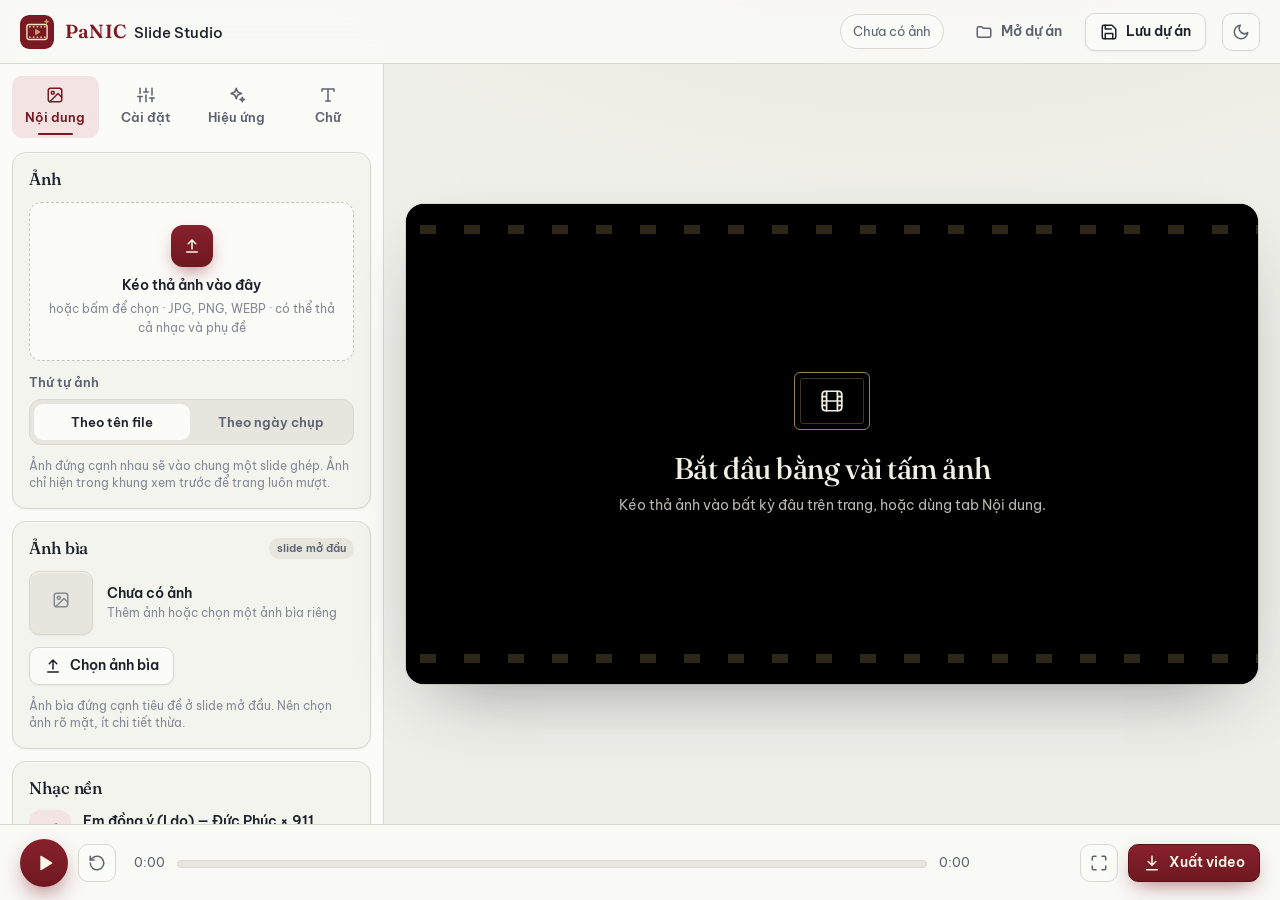
<file: index.html>
<!doctype html>
<html lang="vi" data-theme="dark">
<head>
<meta charset="utf-8">
<meta name="viewport" content="width=device-width, initial-scale=1">
<title>PaNIC Slide Studio — Slideshow ảnh có hiệu ứng</title>
<meta name="description" content="Tạo slideshow ảnh cưới, sinh nhật, kỷ niệm với chuyển cảnh điện ảnh, slide ghép ảnh, nhạc nền và phụ đề karaoke. Xuất video MP4 ngay trên trình duyệt, ảnh không rời khỏi máy bạn.">
<meta name="theme-color" content="#efefe9" media="(prefers-color-scheme: light)">
<meta name="theme-color" content="#14161c" media="(prefers-color-scheme: dark)">
<link rel="icon" href="assets/img/favicon.svg" type="image/svg+xml"><link rel="apple-touch-icon" href="assets/img/apple-touch-icon.png">
<!-- Link previews (Facebook, Zalo, Messenger, X). og:image must be an absolute URL: change the domain if you deploy elsewhere. -->
<meta property="og:type" content="website">
<meta property="og:site_name" content="PaNIC Slide Studio">
<meta property="og:title" content="PaNIC Slide Studio — Slideshow ảnh có hiệu ứng">
<meta property="og:description" content="Ảnh cưới, sinh nhật, kỷ niệm thành video điện ảnh: chuyển cảnh, slide ghép ảnh, nhạc và phụ đề karaoke. Xuất MP4 ngay trên trình duyệt.">
<meta property="og:url" content="https://panic-slide-studio.vercel.app/">
<meta property="og:image" content="https://panic-slide-studio.vercel.app/assets/img/og-cover.png?v=3">
<meta property="og:image:width" content="1200">
<meta property="og:image:height" content="630">
<meta name="twitter:card" content="summary_large_image">
<meta name="twitter:image" content="https://panic-slide-studio.vercel.app/assets/img/og-cover.png?v=3">
<script>try { const t = localStorage.getItem('panic-slide:theme') || (matchMedia('(prefers-color-scheme: light)').matches ? 'light' : 'dark'); document.documentElement.dataset.theme = t; } catch {}</script>
<link rel="preconnect" href="https://fonts.googleapis.com">
<link rel="preconnect" href="https://fonts.gstatic.com" crossorigin>
<link href="https://fonts.googleapis.com/css2?family=Baloo+2:wght@600;800&family=Be+Vietnam+Pro:wght@300;400;500;600;700&family=Dancing+Script:wght@700&family=Playfair+Display:ital,wght@0,500;1,500&display=swap" rel="stylesheet">
<link rel="stylesheet" href="assets/css/app.css?v=5">
<meta name="mobile-web-app-capable" content="yes">
<meta name="apple-mobile-web-app-capable" content="yes">
<meta name="apple-mobile-web-app-status-bar-style" content="default">
<meta name="apple-mobile-web-app-title" content="PaNIC Slide">
<link rel="manifest" href="./site.webmanifest?v=1">
</head>
<body>
<svg width="0" height="0" style="position:absolute" aria-hidden="true">
  <symbol id="i-play" viewBox="0 0 24 24"><path d="M8 5.2v13.6a1 1 0 0 0 1.5.86l11-6.8a1 1 0 0 0 0-1.72l-11-6.8A1 1 0 0 0 8 5.2z" fill="currentColor" stroke="none"/></symbol>
  <symbol id="i-pause" viewBox="0 0 24 24"><rect x="6" y="4.5" width="4" height="15" rx="1.2" fill="currentColor" stroke="none"/><rect x="14" y="4.5" width="4" height="15" rx="1.2" fill="currentColor" stroke="none"/></symbol>
  <symbol id="i-restart" viewBox="0 0 24 24"><path d="M3 12a9 9 0 1 0 3-6.7L3 8"/><path d="M3 3v5h5"/></symbol>
  <symbol id="i-max" viewBox="0 0 24 24"><path d="M8 3H5a2 2 0 0 0-2 2v3M21 8V5a2 2 0 0 0-2-2h-3M3 16v3a2 2 0 0 0 2 2h3M16 21h3a2 2 0 0 0 2-2v-3"/></symbol>
  <symbol id="i-download" viewBox="0 0 24 24"><path d="M12 3v12M7 10l5 5 5-5M5 21h14"/></symbol>
  <symbol id="i-sun" viewBox="0 0 24 24"><circle cx="12" cy="12" r="4"/><path d="M12 2v2M12 20v2M4.9 4.9l1.4 1.4M17.7 17.7l1.4 1.4M2 12h2M20 12h2M4.9 19.1l1.4-1.4M17.7 6.3l1.4-1.4"/></symbol>
  <symbol id="i-moon" viewBox="0 0 24 24"><path d="M21 12.8A9 9 0 1 1 11.2 3a7 7 0 0 0 9.8 9.8z"/></symbol>
  <symbol id="i-image" viewBox="0 0 24 24"><rect x="3" y="3" width="18" height="18" rx="3"/><circle cx="9" cy="9" r="2"/><path d="m21 15-5-5L5 21"/></symbol>
  <symbol id="i-sliders" viewBox="0 0 24 24"><path d="M4 21v-7M4 10V3M12 21v-9M12 8V3M20 21v-5M20 12V3M1 14h6M9 8h6M17 16h6"/></symbol>
  <symbol id="i-sparkles" viewBox="0 0 24 24"><path d="M11 3l1.9 5.1L18 10l-5.1 1.9L11 17l-1.9-5.1L4 10l5.1-1.9z"/><path d="M19 15l.8 2.2 2.2.8-2.2.8L19 21l-.8-2.2L16 18l2.2-.8z"/></symbol>
  <symbol id="i-type" viewBox="0 0 24 24"><path d="M4 7V4h16v3M9 20h6M12 4v16"/></symbol>
  <symbol id="i-music" viewBox="0 0 24 24"><path d="M9 18V5l12-2v13"/><circle cx="6" cy="18" r="3"/><circle cx="18" cy="16" r="3"/></symbol>
  <symbol id="i-captions" viewBox="0 0 24 24"><rect x="3" y="5" width="18" height="14" rx="3"/><path d="M7 15h4M14 15h3M7 11h2M12 11h5"/></symbol>
  <symbol id="i-upload" viewBox="0 0 24 24"><path d="M12 16V4M7 9l5-5 5 5M5 20h14"/></symbol>
  <symbol id="i-trash" viewBox="0 0 24 24"><path d="M3 6h18M8 6V4h8v2M6 6l1 14h10l1-14"/></symbol>
  <symbol id="i-x" viewBox="0 0 24 24"><path d="M6 6l12 12M18 6 6 18"/></symbol>
  <symbol id="i-plus" viewBox="0 0 24 24"><path d="M12 5v14M5 12h14"/></symbol>
  <symbol id="i-undo" viewBox="0 0 24 24"><path d="M9 14 4 9l5-5"/><path d="M4 9h11a5 5 0 0 1 0 10h-4"/></symbol>
  <symbol id="i-stop" viewBox="0 0 24 24"><rect x="6" y="6" width="12" height="12" rx="2.5" fill="currentColor" stroke="none"/></symbol>
  <symbol id="i-edit" viewBox="0 0 24 24"><path d="M12 20h9"/><path d="M16.5 3.5a2.1 2.1 0 0 1 3 3L7 19l-4 1 1-4z"/></symbol>
  <symbol id="i-folder" viewBox="0 0 24 24"><path d="M3 7a2 2 0 0 1 2-2h4l2 2h8a2 2 0 0 1 2 2v8a2 2 0 0 1-2 2H5a2 2 0 0 1-2-2z"/></symbol>
  <symbol id="i-save" viewBox="0 0 24 24"><path d="M5 3h11l5 5v11a2 2 0 0 1-2 2H5a2 2 0 0 1-2-2V5a2 2 0 0 1 2-2z"/><path d="M7 3v5h8M7 21v-7h10v7"/></symbol>
  <symbol id="i-chev-l" viewBox="0 0 24 24"><path d="m15 18-6-6 6-6"/></symbol>
  <symbol id="i-chev-r" viewBox="0 0 24 24"><path d="m9 18 6-6-6-6"/></symbol>
  <symbol id="i-calendar" viewBox="0 0 24 24"><rect x="3" y="4" width="18" height="17" rx="3"/><path d="M8 2v4M16 2v4M3 10h18"/></symbol>
  <symbol id="i-film" viewBox="0 0 24 24"><rect x="3" y="3" width="18" height="18" rx="3"/><path d="M7 3v18M17 3v18M3 8h4M3 16h4M17 8h4M17 16h4M3 12h18"/></symbol>
</svg>

<header class="topbar">
  <a class="brand" href="./" aria-label="PaNIC Slide Studio">
    <img src="assets/img/favicon.svg" alt="" width="34" height="34">
    <span class="brand-name">PaNIC <span>Slide Studio</span></span>
  </a>
  <div class="topbar-meta" id="projMeta">Chưa có ảnh</div>
  <div class="topbar-actions">
    <button class="btn btn-ghost" id="openProject" title="Mở file dự án .json đã lưu"><svg class="ico"><use href="#i-folder"/></svg><span>Mở dự án</span></button>
    <button class="btn btn-soft" id="saveProject" title="Lưu toàn bộ cài đặt thành file .json để dùng lại"><svg class="ico"><use href="#i-save"/></svg><span>Lưu dự án</span></button>
  </div>
  <button class="icon-btn" id="themeBtn" aria-label="Đổi giao diện sáng / tối"><svg class="ico"><use id="themeIco" href="#i-sun"/></svg></button>
</header>

<div class="workspace">
  <aside class="sidebar">
    <nav class="tabs" role="tablist">
      <button role="tab" data-tab="content" aria-selected="true"><svg class="ico"><use href="#i-image"/></svg>Nội dung</button>
      <button role="tab" data-tab="settings" aria-selected="false"><svg class="ico"><use href="#i-sliders"/></svg>Cài đặt</button>
      <button role="tab" data-tab="effects" aria-selected="false"><svg class="ico"><use href="#i-sparkles"/></svg>Hiệu ứng</button>
      <button role="tab" data-tab="text" aria-selected="false"><svg class="ico"><use href="#i-type"/></svg>Chữ</button>
    </nav>

    <div class="panels">
      <!-- Nội dung -->
      <section class="panel" data-panel="content">
        <div class="card">
          <div class="card-head"><h3>Ảnh</h3></div>
          <label class="drop" for="photoInput">
            <span class="drop-ico"><svg class="ico"><use href="#i-upload"/></svg></span>
            <b>Kéo thả ảnh vào đây</b>
            <small>hoặc bấm để chọn · JPG, PNG, WEBP · có thể thả cả nhạc và phụ đề</small>
          </label>
          <div class="stats" id="photoStats" hidden>
            <div><b id="statPhotos">0</b><small>ảnh</small></div>
            <div><b id="statSlides">0</b><small>slide</small></div>
            <div><b id="statSize">0 MB</b><small>dung lượng</small></div>
          </div>
          <div class="card-actions" id="photoActions" hidden>
            <button class="btn btn-soft" id="addPhotos"><svg class="ico"><use href="#i-plus"/></svg>Thêm ảnh</button>
            <button class="btn btn-ghost danger" id="clearPhotos"><svg class="ico"><use href="#i-trash"/></svg>Xoá hết</button>
          </div>
          <div class="field">
            <span class="field-label">Thứ tự ảnh</span>
            <div class="seg">
              <label><input type="radio" name="sort" value="name" data-opt="sort"><span>Theo tên file</span></label>
              <label><input type="radio" name="sort" value="date" data-opt="sort"><span>Theo ngày chụp</span></label>
            </div>
          </div>
          <p class="hint">Ảnh đứng cạnh nhau sẽ vào chung một slide ghép. Ảnh chỉ hiện trong khung xem trước để trang luôn mượt.</p>
        </div>

        <div class="card" id="coverCard">
          <div class="card-head"><h3>Ảnh bìa</h3><span class="badge">slide mở đầu</span></div>
          <div class="cover-row">
            <div class="cover-thumb"><img id="coverImg" alt="" hidden><span id="coverEmpty"><svg class="ico"><use href="#i-image"/></svg></span></div>
            <div class="media-text"><b id="coverName">Chưa có ảnh</b><small id="coverMeta">Thêm ảnh hoặc chọn một ảnh bìa riêng</small></div>
          </div>
          <div class="card-actions">
            <button class="btn btn-soft" id="coverPick"><svg class="ico"><use href="#i-upload"/></svg>Chọn ảnh bìa</button>
            <button class="btn btn-ghost" id="coverReset" hidden><svg class="ico"><use href="#i-undo"/></svg>Dùng ảnh đầu tiên</button>
          </div>
          <p class="hint">Ảnh bìa đứng cạnh tiêu đề ở slide mở đầu. Nên chọn ảnh rõ mặt, ít chi tiết thừa.</p>
        </div>

        <div class="card">
          <div class="card-head"><h3>Nhạc nền</h3></div>
          <div class="media-row">
            <span class="media-ico"><svg class="ico"><use href="#i-music"/></svg></span>
            <div class="media-text"><b id="musicName">Chưa có nhạc</b><small id="musicMeta"></small></div>
          </div>
          <div class="card-actions">
            <button class="btn btn-soft" id="musicPick"><svg class="ico"><use href="#i-upload"/></svg>Chọn nhạc khác</button>
            <button class="btn btn-ghost" id="musicReset" hidden><svg class="ico"><use href="#i-undo"/></svg>Mặc định</button>
            <button class="icon-btn" id="musicClear" aria-label="Bỏ nhạc" hidden><svg class="ico"><use href="#i-x"/></svg></button>
          </div>
        </div>

        <div class="card">
          <div class="card-head"><h3>Phụ đề bài hát</h3><span class="badge">.srt · .vtt</span></div>
          <div class="media-row">
            <span class="media-ico"><svg class="ico"><use href="#i-captions"/></svg></span>
            <div class="media-text"><b id="lyricsName">Chưa có phụ đề</b><small id="lyricsMeta"></small></div>
          </div>
          <div class="card-actions">
            <button class="btn btn-soft" id="lyricsPick"><svg class="ico"><use href="#i-upload"/></svg>Chọn phụ đề khác</button>
            <button class="btn btn-soft" id="lyricsEdit"><svg class="ico"><use href="#i-edit"/></svg>Sửa lời / đồng bộ</button>
            <button class="btn btn-ghost" id="lyricsReset" hidden><svg class="ico"><use href="#i-undo"/></svg>Mặc định</button>
            <button class="icon-btn" id="lyricsClear" aria-label="Bỏ phụ đề" hidden><svg class="ico"><use href="#i-x"/></svg></button>
          </div>
          <p class="hint">File .vtt tải từ YouTube có thời điểm của từng chữ nên chữ hiện đúng lúc hát.</p>
        </div>
      </section>

      <!-- Cài đặt -->
      <section class="panel" data-panel="settings" hidden>
        <div class="card">
          <div class="card-head"><h3>Chủ đề</h3></div>
          <div class="select-wrap"><select class="select" id="styleSel" data-opt="style" aria-label="Chủ đề"></select></div>
          <p class="hint">Đổi chủ đề sẽ đặt lại khung ảnh, bộ lọc, hiệu ứng, kiểu phụ đề và nhạc mặc định theo chủ đề đó.</p>
        </div>

        <div class="card">
          <div class="card-head"><h3>Khung hình</h3></div>
          <div class="seg">
            <label><input type="radio" name="aspect" value="landscape" data-opt="aspect"><span><i class="ar ar-l"></i>Ngang 16:9</span></label>
            <label><input type="radio" name="aspect" value="portrait" data-opt="aspect"><span><i class="ar ar-p"></i>Dọc 9:16</span></label>
          </div>
        </div>

        <div class="card">
          <div class="card-head"><h3>Slide</h3></div>
          <label class="row-switch"><span><b>Xen slide ghép nhiều ảnh</b><small>2–5 ảnh trên một slide, xen kẽ với slide 1 ảnh</small></span>
            <span class="switch"><input type="checkbox" data-opt="collage"><span></span></span></label>
          <div class="field" id="durRow">
            <div class="field-head"><span>Thời lượng mỗi ảnh</span><output id="durOut"></output></div>
            <input type="range" class="range" min="3" max="8" step="0.5" data-opt="dur" aria-label="Thời lượng mỗi ảnh">
          </div>
          <label class="row-switch" id="fitRow" hidden><span><b>Tự khớp theo độ dài nhạc</b><small>Chia đều thời lượng để video dài bằng bài hát</small></span>
            <span class="switch"><input type="checkbox" data-opt="fitMusic"><span></span></span></label>
        </div>

        <div class="card">
          <div class="card-head"><h3>Khung ảnh</h3></div>
          <div class="frame-opts" id="frameOpts"></div>
        </div>

        <div class="card">
          <div class="card-head"><h3>Bộ lọc màu</h3></div>
          <div class="select-wrap"><select class="select" id="filterSel" data-opt="filter" aria-label="Bộ lọc màu"></select></div>
        </div>
      </section>

      <!-- Hiệu ứng -->
      <section class="panel" data-panel="effects" hidden>
        <div class="card">
          <div class="card-head"><h3>Chuyển cảnh</h3></div>
          <div class="preset-row">
            <button class="pill" data-trpreset="theme">Theo chủ đề</button>
            <button class="pill" data-trpreset="calm">Nhẹ nhàng</button>
            <button class="pill" data-trpreset="fun">Sôi động</button>
            <button class="pill" data-trpreset="all">Tất cả</button>
          </div>
          <div class="divider"><span>hoặc chọn từng hiệu ứng</span></div>
          <div class="chips" id="trList"></div>
          <p class="hint">Các hiệu ứng được chọn sẽ lần lượt thay phiên nhau giữa các slide.</p>
        </div>

        <div class="card">
          <div class="card-head"><h3>Hiệu ứng hạt</h3></div>
          <div class="preset-row">
            <button class="pill" data-ppreset="theme">Theo chủ đề</button>
            <button class="pill" data-ppreset="all">Tất cả</button>
            <button class="pill" data-ppreset="none">Tắt hết</button>
          </div>
          <div class="divider"><span>hoặc chọn từng loại</span></div>
          <div class="chips" id="ptList"></div>
          <p class="hint" id="ptOff">Đang tắt hiệu ứng hạt.</p>
          <div class="seg">
            <label><input type="radio" name="pmode" value="accent" data-opt="particleMode"><span>Điểm nhấn</span></label>
            <label><input type="radio" name="pmode" value="continuous" data-opt="particleMode"><span>Liên tục</span></label>
          </div>
          <p class="hint">“Điểm nhấn” chỉ bắn hiệu ứng lúc mở đầu, kết thúc và mỗi lần chuyển cảnh. Chọn nhiều loại thì các loại sẽ thay phiên nhau sau mỗi 2 slide.</p>
          <div class="field">
            <div class="field-head"><span>Mật độ</span><output id="densityOut"></output></div>
            <input type="range" class="range" min="0.3" max="2" step="0.1" data-opt="density" aria-label="Mật độ hiệu ứng">
          </div>
        </div>
      </section>

      <!-- Chữ -->
      <section class="panel" data-panel="text" hidden>
        <div class="card">
          <div class="card-head"><h3>Mở đầu &amp; kết thúc</h3></div>
          <label class="field"><span class="field-label">Tiêu đề</span><input class="input" type="text" data-opt="title" placeholder="VD: Phú &amp; Thanh"></label>
          <label class="field"><span class="field-label">Dòng phụ</span><input class="input" type="text" data-opt="sub" placeholder="VD: LỄ THÀNH HÔN · 16.06.2024"></label>
          <label class="field"><span class="field-label">Lời kết</span><input class="input" type="text" data-opt="end" placeholder="VD: Trăm năm hạnh phúc"></label>
        </div>

        <div class="card" id="capCard">
          <div class="card-head"><h3>Chữ trang trí trên slide ghép</h3></div>
          <label class="row-switch"><span><b>Hiển thị chữ trang trí</b><small>Câu như “JUST married”, “Make a wish”. Tắt thì ảnh được kéo dài xuống.</small></span>
            <span class="switch"><input type="checkbox" data-opt="showCaptions"><span></span></span></label>
          <ul class="cap-list" id="capList"></ul>
          <form class="cap-form" id="capForm">
            <input class="input" id="capTop" type="text" placeholder="Dòng nhỏ (tuỳ chọn)" maxlength="24">
            <input class="input" id="capMain" type="text" placeholder="Dòng chính" maxlength="28">
            <button class="btn btn-soft" type="submit"><svg class="ico"><use href="#i-plus"/></svg>Thêm câu</button>
          </form>
          <button class="link-btn" id="capReset" type="button">Khôi phục danh sách mặc định của chủ đề</button>
        </div>

        <div class="card">
          <div class="card-head"><h3>Kiểu phụ đề bài hát</h3></div>
          <div class="seg seg-4">
            <label><input type="radio" name="lmode" value="sticker" data-opt="lyricMode"><span>Sticker</span></label>
            <label><input type="radio" name="lmode" value="karaoke" data-opt="lyricMode"><span>Karaoke</span></label>
            <label><input type="radio" name="lmode" value="elegant" data-opt="lyricMode"><span>Thanh lịch</span></label>
            <label><input type="radio" name="lmode" value="off" data-opt="lyricMode"><span>Tắt</span></label>
          </div>
          <div class="field">
            <span class="field-label">Vị trí</span>
            <div class="seg">
              <label><input type="radio" name="lpos" value="free" data-opt="lyricPos"><span>Linh hoạt</span></label>
              <label><input type="radio" name="lpos" value="bottom" data-opt="lyricPos"><span>Dưới cùng</span></label>
            </div>
            <small class="hint">“Linh hoạt” đặt câu hát ở nhiều chỗ, chữ to nổi bật. “Dưới cùng” gom mỗi câu thành một dòng trên dải mờ ở đáy video để không che ảnh.</small>
          </div>
        </div>
      </section>
    </div>
  </aside>

  <main class="stage">
    <div class="screen" id="screen">
      <canvas id="c" width="1920" height="1080"></canvas>
      <button class="fs-exit" id="fsExit" type="button" aria-label="Thoát toàn màn hình" hidden><svg class="ico"><use href="#i-x"/></svg></button>
      <div class="empty" id="empty">
        <div class="empty-ico"><svg class="ico"><use href="#i-film"/></svg></div>
        <b>Bắt đầu bằng vài tấm ảnh</b>
        <span>Kéo thả ảnh vào bất kỳ đâu trên trang, hoặc dùng tab Nội dung.</span>
      </div>
    </div>
  </main>
</div>

<footer class="transport">
  <div class="tp-group">
    <button class="play-btn" id="playBtn" aria-label="Phát"><svg class="ico"><use id="playIco" href="#i-play"/></svg></button>
    <button class="icon-btn" id="restartBtn" aria-label="Phát lại từ đầu"><svg class="ico"><use href="#i-restart"/></svg></button>
  </div>
  <div class="tp-time">
    <span id="timeNow">0:00</span>
    <div class="track" id="track" role="slider" tabindex="0" aria-label="Vị trí phát"><div class="track-fill" id="fill"></div></div>
    <span id="timeTotal">0:00</span>
  </div>
  <div class="tp-group">
    <span class="slide-ind" id="slideInd"></span>
    <button class="icon-btn" id="fsBtn" aria-label="Toàn màn hình"><svg class="ico"><use href="#i-max"/></svg></button>
    <button class="btn btn-primary" id="exportBtn"><svg class="ico"><use href="#i-download"/></svg>Xuất video</button>
    <button class="btn btn-danger" id="cancelRec"><svg class="ico"><use href="#i-stop"/></svg>Huỷ ghi</button>
  </div>
</footer>

<dialog class="dialog" id="lyricsDlg" aria-labelledby="lyricsDlgTitle">
  <form method="dialog" class="dlg-head">
    <h3 id="lyricsDlgTitle">Sửa lời &amp; đồng bộ phụ đề</h3>
    <button class="icon-btn" value="close" aria-label="Đóng"><svg class="ico"><use href="#i-x"/></svg></button>
  </form>
  <p class="hint">Mỗi dòng là một câu sẽ hiện trên video. Sửa chính tả, thêm chữ còn thiếu, ngắt dòng đúng câu hát. Sau đó chọn một trong hai cách đồng bộ:</p>
  <textarea class="input textarea" id="lyricsText" rows="12" spellcheck="false" placeholder="Dán lời bài hát vào đây, mỗi câu một dòng"></textarea>
  <div class="dlg-grid">
    <div class="dlg-opt">
      <b>Căn theo thời gian cũ</b>
      <small>Dùng khi đã có phụ đề (kể cả phụ đề tự động sai chính tả). Mỗi chữ đã sửa nhận thời điểm của chữ gần giống nhất.</small>
      <button class="btn btn-soft" id="alignBtn"><svg class="ico"><use href="#i-captions"/></svg>Căn lại thời gian</button>
    </div>
    <div class="dlg-opt">
      <b>Gõ nhịp theo nhạc</b>
      <small>Dùng khi chưa có phụ đề. Nhạc sẽ phát, bạn bấm nút (hoặc Space) đúng lúc bắt đầu hát mỗi dòng.</small>
      <button class="btn btn-soft" id="tapBtn"><svg class="ico"><use href="#i-music"/></svg>Bắt đầu gõ nhịp</button>
    </div>
  </div>
  <div class="tap" id="tapPanel" hidden>
    <span class="tap-prog" id="tapProg"></span>
    <b id="tapLine"></b>
    <small id="tapNextLine"></small>
    <div class="tap-row"><button class="btn btn-primary" id="tapNext">Dòng này bắt đầu</button><button class="btn btn-ghost" id="tapStop">Dừng</button></div>
  </div>
  <div class="dlg-foot">
    <span class="hint">Tải file về và lưu vào <code>media/&lt;chủ đề&gt;/lyrics.vtt</code> để lần sau tự nạp.</span>
    <button class="btn btn-primary" id="vttDownload"><svg class="ico"><use href="#i-download"/></svg>Tải file .vtt</button>
  </div>
</dialog>

<div class="toasts" id="toasts" aria-live="polite"></div>
<input type="file" id="photoInput" accept="image/*" multiple hidden>
<input type="file" id="musicInput" accept="audio/*" hidden>
<input type="file" id="lyricsInput" accept=".srt,.vtt" hidden>
<input type="file" id="coverInput" accept="image/*" hidden>
<input type="file" id="projectInput" accept=".json,application/json" hidden>

<script src="assets/js/config.js?v=8"></script>
<script src="assets/js/lyrics.js?v=8"></script>
<script src="assets/js/renderer.js?v=8"></script>
<script src="assets/js/overlay.js?v=8"></script>
<script src="assets/js/app.js?v=9"></script>
</body>
</html>
</file>
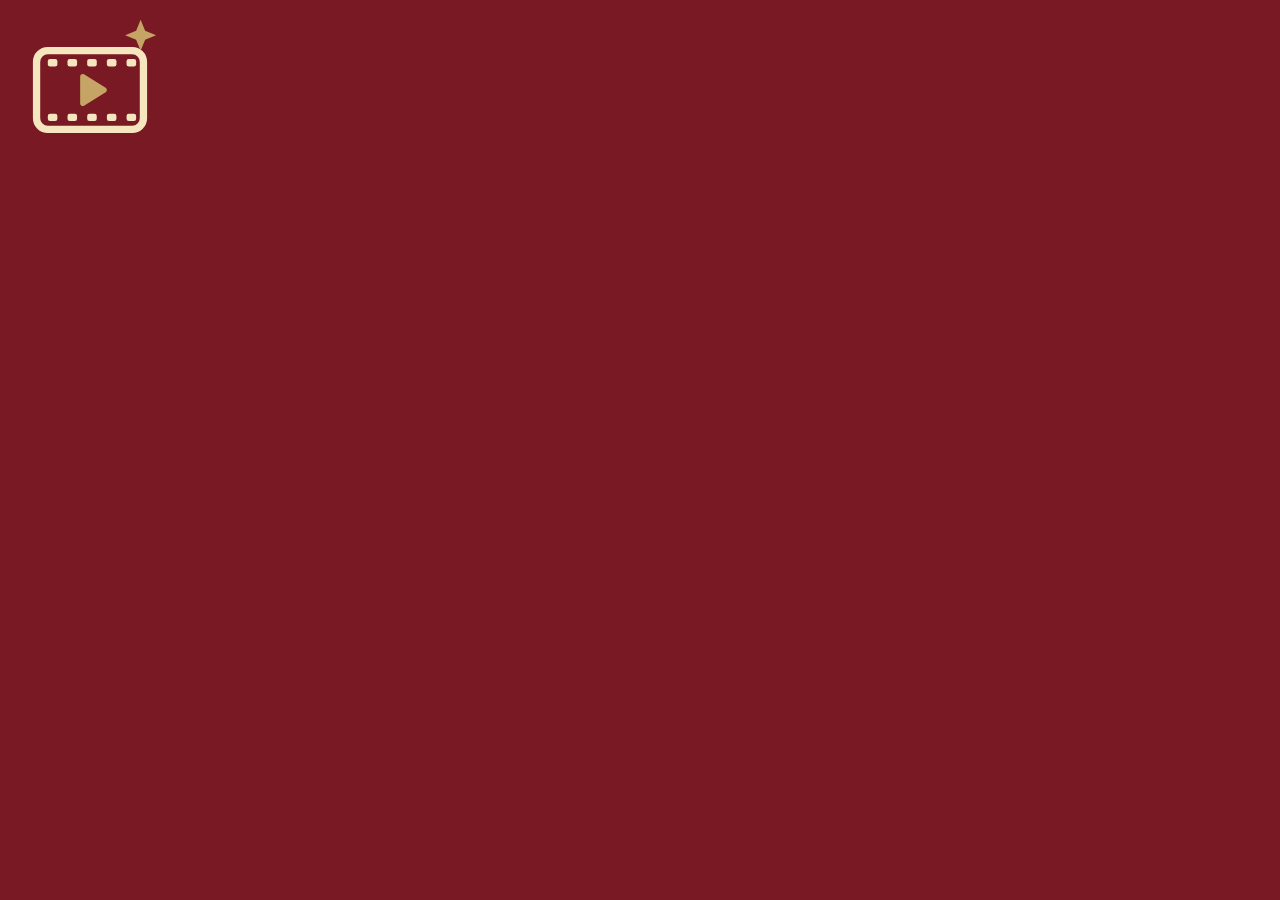
<file: tools/icon.html>
<!doctype html>
<!-- Renders favicon.svg at a fixed 180px (headless Chrome won't shrink the viewport that small, so size the image instead). -->
<html><head><style>html,body{margin:0;background:#781923}img{width:180px;height:180px;display:block}</style></head>
<body><img src="../assets/img/favicon.svg" alt=""></body></html>
</file>
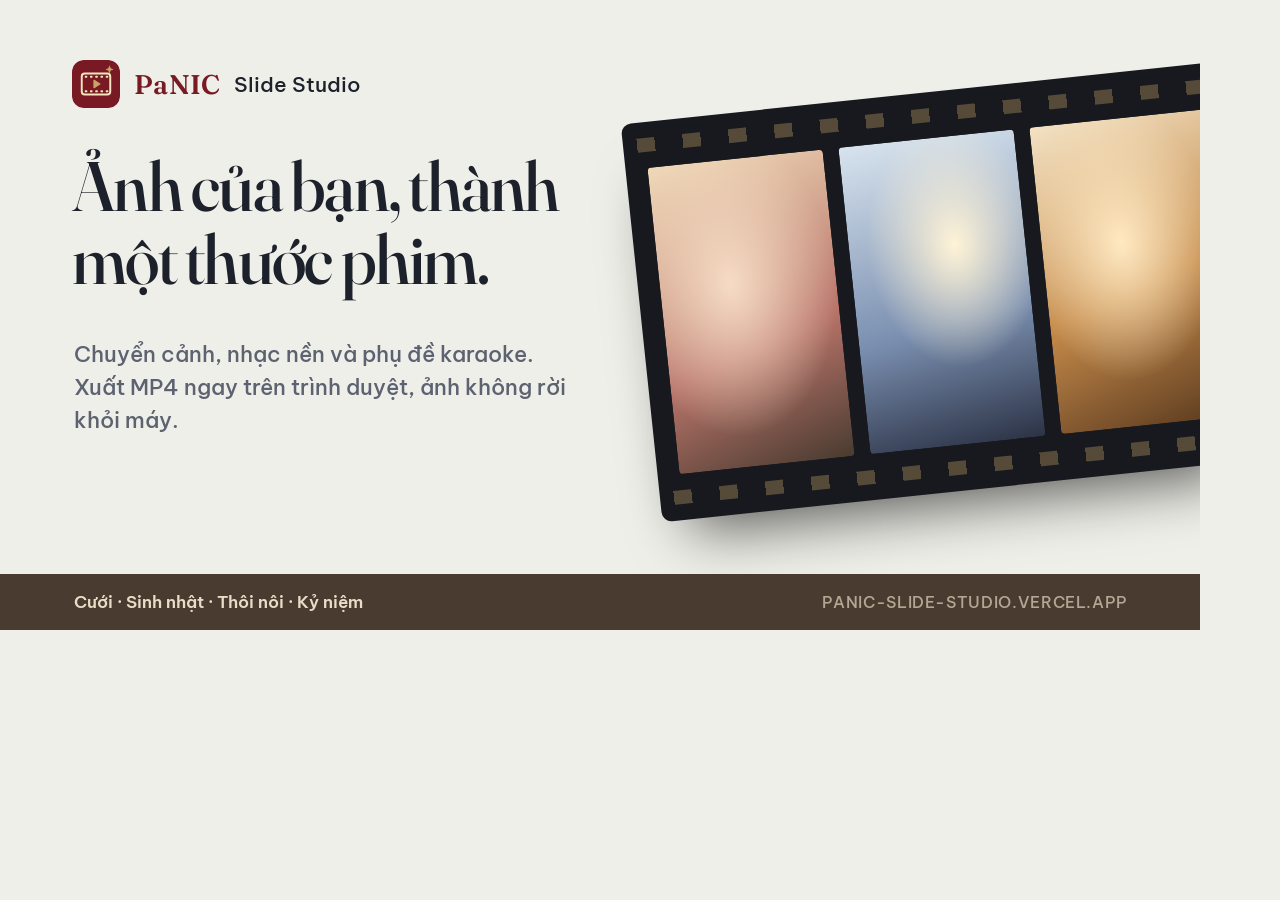
<file: tools/og-cover.html>
<!doctype html>
<!-- Source for assets/img/og-cover.png (1200x630). Re-render with tools/render-images.sh -->
<html lang="vi">
<head>
<meta charset="utf-8">
<style>
  @font-face { font-family: S; src: url(../assets/fonts/fraunces-latin.woff2); font-weight: 100 900; unicode-range: U+0000-00FF, U+2000-206F; }
  @font-face { font-family: S; src: url(../assets/fonts/fraunces-vietnamese.woff2); font-weight: 100 900; unicode-range: U+0102-0103, U+0110-0111, U+0128-0129, U+0168-0169, U+01A0-01A1, U+01AF-01B0, U+0300-0301, U+0303-0304, U+0308-0309, U+0323, U+0329, U+1EA0-1EF9; }
  @font-face { font-family: B; src: url(../assets/fonts/bvp-latin-500.woff2); font-weight: 500; unicode-range: U+0000-00FF, U+2000-206F; }
  @font-face { font-family: B; src: url(../assets/fonts/bvp-vietnamese-500.woff2); font-weight: 500; unicode-range: U+0102-0103, U+0110-0111, U+0128-0129, U+0168-0169, U+01A0-01A1, U+01AF-01B0, U+0300-0301, U+0303-0304, U+0308-0309, U+0323, U+0329, U+1EA0-1EF9; }
  @font-face { font-family: B; src: url(../assets/fonts/bvp-latin-600.woff2); font-weight: 600; unicode-range: U+0000-00FF, U+2000-206F; }
  @font-face { font-family: B; src: url(../assets/fonts/bvp-vietnamese-600.woff2); font-weight: 600; unicode-range: U+0102-0103, U+0110-0111, U+0128-0129, U+0168-0169, U+01A0-01A1, U+01AF-01B0, U+0300-0301, U+0303-0304, U+0308-0309, U+0323, U+0329, U+1EA0-1EF9; }
  * { margin: 0; box-sizing: border-box; }
  html, body { width: 1200px; height: 630px; overflow: hidden; }
  body { background: #efefe9; color: #1d212b; font-family: B, sans-serif; position: relative; }
  .brand { position: absolute; left: 72px; top: 60px; display: flex; align-items: center; gap: 14px; }
  .brand img { width: 48px; height: 48px; border-radius: 12px; }
  .brand b { font: 600 27px S; color: #781923; letter-spacing: .01em; }
  .brand span { font: 500 21px B; }
  h1 { position: absolute; left: 72px; top: 150px; width: 560px; font: 500 70px/1.04 S; letter-spacing: -.025em; font-variation-settings: "opsz" 144; }
  p { position: absolute; left: 74px; top: 338px; width: 500px; font-size: 22px; line-height: 1.5; color: #5d6270; }
  .strip { position: absolute; right: -40px; top: 92px; width: 600px; height: 400px; transform: rotate(-6deg); background: #17191f; border-radius: 10px; padding: 46px 22px; display: flex; gap: 16px; box-shadow: 0 40px 60px -30px #000a; }
  .strip::before, .strip::after { content: ""; position: absolute; left: 0; right: 0; height: 14px; background: repeating-linear-gradient(90deg, transparent 0 14px, #d2ae6c55 14px 32px, transparent 32px 46px); }
  .strip::before { top: 16px; } .strip::after { bottom: 16px; }
  .f { flex: none; width: 176px; height: 100%; border-radius: 4px; }
  .f1 { background: radial-gradient(60% 50% at 40% 40%, #f6dcc4, transparent), linear-gradient(160deg, #efd9b8, #b8746a 60%, #4a3b30); }
  .f2 { background: radial-gradient(50% 40% at 60% 35%, #fff3d6, transparent), linear-gradient(170deg, #d7e3ee, #7a8fb0 60%, #2c3346); }
  .f3 { background: radial-gradient(55% 45% at 45% 40%, #ffe9c2, transparent), linear-gradient(160deg, #f3e2c4, #c48a4a 55%, #5b3a1f); }
  .bar { position: absolute; left: 0; right: 0; bottom: 0; height: 56px; background: #4a3b30; color: #eadcc6; display: flex; align-items: center; justify-content: space-between; padding: 0 72px 0 74px; font-weight: 600; font-size: 17px; }
  .bar em { font-style: normal; font-weight: 500; font-size: 16px; letter-spacing: .04em; color: #eadcc6aa; }
</style>
</head>
<body>
  <div class="brand"><img src="../assets/img/favicon.svg" alt=""><b>PaNIC</b><span>Slide Studio</span></div>
  <h1>Ảnh của bạn, thành một thước phim.</h1>
  <p>Chuyển cảnh, nhạc nền và phụ đề karaoke. Xuất MP4 ngay trên trình duyệt, ảnh không rời khỏi máy.</p>
  <div class="strip"><i class="f f1"></i><i class="f f2"></i><i class="f f3"></i></div>
  <div class="bar"><span>Cưới · Sinh nhật · Thôi nôi · Kỷ niệm</span><em>PANIC-SLIDE-STUDIO.VERCEL.APP</em></div>
</body>
</html>
</file>
<file: assets/css/app.css>
/* PaNIC Studio — app shell. Brand: coral → rose gradient on plum neutrals. */

/* PaNIC Studio — app shell in the PaNIC design language (shared with PaNIC Study Room):
   paper and ink neutrals, an oxblood binding colour and a brass accent; Fraunces for titles, Be Vietnam Pro for the interface.
   Fonts used *inside* the video (Dancing Script, Baloo 2, Playfair Display) are content, not UI, and are loaded separately. */
@font-face { font-family: 'PaNIC Sans'; font-style: normal; font-weight: 400; font-display: swap; src: url(../fonts/bvp-latin-400.woff2) format('woff2'); unicode-range: U+0000-00FF,U+0131,U+0152-0153,U+02BB-02BC,U+02C6,U+02DA,U+02DC,U+0304,U+0308,U+0329,U+2000-206F,U+20AC,U+2122,U+2191,U+2193,U+2212,U+2215,U+FEFF,U+FFFD; }
@font-face { font-family: 'PaNIC Sans'; font-style: normal; font-weight: 500; font-display: swap; src: url(../fonts/bvp-latin-500.woff2) format('woff2'); unicode-range: U+0000-00FF,U+0131,U+0152-0153,U+02BB-02BC,U+02C6,U+02DA,U+02DC,U+0304,U+0308,U+0329,U+2000-206F,U+20AC,U+2122,U+2191,U+2193,U+2212,U+2215,U+FEFF,U+FFFD; }
@font-face { font-family: 'PaNIC Sans'; font-style: normal; font-weight: 600; font-display: swap; src: url(../fonts/bvp-latin-600.woff2) format('woff2'); unicode-range: U+0000-00FF,U+0131,U+0152-0153,U+02BB-02BC,U+02C6,U+02DA,U+02DC,U+0304,U+0308,U+0329,U+2000-206F,U+20AC,U+2122,U+2191,U+2193,U+2212,U+2215,U+FEFF,U+FFFD; }
@font-face { font-family: 'PaNIC Sans'; font-style: normal; font-weight: 700; font-display: swap; src: url(../fonts/bvp-latin-700.woff2) format('woff2'); unicode-range: U+0000-00FF,U+0131,U+0152-0153,U+02BB-02BC,U+02C6,U+02DA,U+02DC,U+0304,U+0308,U+0329,U+2000-206F,U+20AC,U+2122,U+2191,U+2193,U+2212,U+2215,U+FEFF,U+FFFD; }
@font-face { font-family: 'PaNIC Serif'; font-style: normal; font-weight: 100 900; font-display: swap; src: url(../fonts/fraunces-latin.woff2) format('woff2'); unicode-range: U+0000-00FF,U+0131,U+0152-0153,U+02BB-02BC,U+02C6,U+02DA,U+02DC,U+0304,U+0308,U+0329,U+2000-206F,U+20AC,U+2122,U+2191,U+2193,U+2212,U+2215,U+FEFF,U+FFFD; }
@font-face { font-family: 'PaNIC Sans'; font-style: normal; font-weight: 400; font-display: swap; src: url(../fonts/bvp-vietnamese-400.woff2) format('woff2'); unicode-range: U+0102-0103,U+0110-0111,U+0128-0129,U+0168-0169,U+01A0-01A1,U+01AF-01B0,U+0300-0301,U+0303-0304,U+0308-0309,U+0323,U+0329,U+1EA0-1EF9,U+20AB; }
@font-face { font-family: 'PaNIC Sans'; font-style: normal; font-weight: 500; font-display: swap; src: url(../fonts/bvp-vietnamese-500.woff2) format('woff2'); unicode-range: U+0102-0103,U+0110-0111,U+0128-0129,U+0168-0169,U+01A0-01A1,U+01AF-01B0,U+0300-0301,U+0303-0304,U+0308-0309,U+0323,U+0329,U+1EA0-1EF9,U+20AB; }
@font-face { font-family: 'PaNIC Sans'; font-style: normal; font-weight: 600; font-display: swap; src: url(../fonts/bvp-vietnamese-600.woff2) format('woff2'); unicode-range: U+0102-0103,U+0110-0111,U+0128-0129,U+0168-0169,U+01A0-01A1,U+01AF-01B0,U+0300-0301,U+0303-0304,U+0308-0309,U+0323,U+0329,U+1EA0-1EF9,U+20AB; }
@font-face { font-family: 'PaNIC Sans'; font-style: normal; font-weight: 700; font-display: swap; src: url(../fonts/bvp-vietnamese-700.woff2) format('woff2'); unicode-range: U+0102-0103,U+0110-0111,U+0128-0129,U+0168-0169,U+01A0-01A1,U+01AF-01B0,U+0300-0301,U+0303-0304,U+0308-0309,U+0323,U+0329,U+1EA0-1EF9,U+20AB; }
@font-face { font-family: 'PaNIC Serif'; font-style: normal; font-weight: 100 900; font-display: swap; src: url(../fonts/fraunces-vietnamese.woff2) format('woff2'); unicode-range: U+0102-0103,U+0110-0111,U+0128-0129,U+0168-0169,U+01A0-01A1,U+01AF-01B0,U+0300-0301,U+0303-0304,U+0308-0309,U+0323,U+0329,U+1EA0-1EF9,U+20AB; }

:root, :root[data-theme="dark"] {
  --bg: #14161c;
  --bg-glow: radial-gradient(1100px 520px at 72% -12%, rgba(210, 174, 108, .06), transparent 60%);
  --surface: #1a1d24;
  --surface-2: #20232c;
  --surface-3: #2a2e3a;
  --border: #2d313d;
  --border-strong: #3b4050;
  --text: #e9e7e0;
  --muted: #a3a7b3;
  --subtle: #7d828f;
  --brand: #d36a75;
  --brand-2: #d2ae6c;
  --brand-ink: #fff8ea;
  --brand-solid: #8e2430;
  --brand-grad: linear-gradient(180deg, #9b2c38 0%, #82202b 100%);
  --brand-soft: #3a2126;
  --brass: #d2ae6c;
  --brass-soft: #3a3022;
  --ring: rgba(210, 174, 108, .55);
  --danger: #f0949a;
  --ok: #78c9a1;
  --shadow-sm: 0 1px 2px rgba(0, 0, 0, .3);
  --shadow: 0 10px 30px -18px rgba(0, 0, 0, .9);
  --shadow-lg: 0 30px 80px -30px rgba(0, 0, 0, .9);
  --stage: #0f1014;
  --radius: 14px;
  --radius-sm: 10px;
  --serif: "PaNIC Serif", Georgia, "Times New Roman", serif;
  --sans: "PaNIC Sans", "Be Vietnam Pro", system-ui, sans-serif;
  color-scheme: dark;
}
:root[data-theme="light"] {
  --bg: #efefe9;
  --bg-glow: radial-gradient(1100px 520px at 72% -12%, rgba(156, 118, 56, .07), transparent 60%);
  --surface: #fbfbf8;
  --surface-2: #f4f4ef;
  --surface-3: #e6e6de;
  --border: #d8d8cf;
  --border-strong: #c4c4b9;
  --text: #1d212b;
  --muted: #5d6270;
  --subtle: #858996;
  --brand: #781923;
  --brand-solid: #781923;
  --brand-grad: linear-gradient(180deg, #87212c 0%, #6f1820 100%);
  --brand-soft: #f3e3e3;
  --brass: #9c7638;
  --brass-soft: #efe3c8;
  --ring: rgba(156, 118, 56, .5);
  --danger: #a2303b;
  --ok: #22684a;
  --shadow-sm: 0 1px 0 rgba(255, 255, 255, .6) inset, 0 1px 2px rgba(29, 33, 43, .06);
  --shadow: 0 10px 30px -18px rgba(29, 33, 43, .35);
  --shadow-lg: 0 30px 70px -30px rgba(29, 33, 43, .45);
  --stage: #17191f;
  color-scheme: light;
}

* { box-sizing: border-box; }
[hidden] { display: none !important; }
html, body { height: 100%; }
body {
  margin: 0; overflow: hidden;
  background: var(--bg-glow), var(--bg); color: var(--text);
  font: 14px/1.55 var(--sans);
  display: grid; grid-template-rows: 64px minmax(0, 1fr) 76px;
  -webkit-font-smoothing: antialiased;
}
button, input, select, textarea { font: inherit; color: inherit; }
:focus-visible { outline: 2px solid var(--ring); outline-offset: 2px; }
::selection { background: var(--brand-soft); }
* { scrollbar-width: thin; scrollbar-color: var(--border-strong) transparent; }
::-webkit-scrollbar { width: 10px; height: 10px; }
::-webkit-scrollbar-thumb { background: var(--border-strong); border-radius: 10px; border: 3px solid transparent; background-clip: padding-box; }
::-webkit-scrollbar-track { background: transparent; }

.ico { width: 18px; height: 18px; flex: none; fill: none; stroke: currentColor; stroke-width: 2; stroke-linecap: round; stroke-linejoin: round; }

/* ---------- Header ---------- */
.topbar {
  display: flex; align-items: center; gap: 16px; padding: 0 20px;
  background: color-mix(in srgb, var(--surface) 82%, transparent);
  backdrop-filter: blur(14px); border-bottom: 1px solid var(--border); z-index: 5;
}
.brand { display: flex; align-items: center; gap: 11px; text-decoration: none; color: inherit; }
.brand img { border-radius: 10px; box-shadow: 0 6px 18px rgba(120, 25, 35, .35); }
.brand span { display: grid; line-height: 1.15; }
.brand b { font-weight: 700; font-size: 16px; letter-spacing: -.01em; }
.brand small { color: var(--muted); font-size: 12px; }
.topbar-actions { display: flex; gap: 8px; }
.topbar-meta {
  margin-left: auto; color: var(--muted); font-size: 13px; font-variant-numeric: tabular-nums;
  padding: 6px 12px; border-radius: 999px; background: var(--surface-2); border: 1px solid var(--border);
}

/* ---------- Layout ---------- */
.workspace { display: grid; grid-template-columns: 384px minmax(0, 1fr); min-height: 0; }
.sidebar {
  display: grid; grid-template-rows: auto minmax(0, 1fr); min-height: 0; min-width: 0;
  background: var(--surface); border-right: 1px solid var(--border);
}
.tabs { display: grid; grid-template-columns: repeat(4, 1fr); gap: 4px; padding: 12px 12px 0; }
.tabs button {
  display: grid; justify-items: center; gap: 4px; padding: 10px 4px 11px; border: 0; background: none; cursor: pointer;
  color: var(--muted); font-size: 12.5px; font-weight: 600; border-radius: var(--radius-sm); position: relative; transition: .18s;
}
.tabs button:hover { color: var(--text); background: var(--surface-2); }
.tabs button[aria-selected="true"] { color: var(--brand); background: var(--brand-soft); }
.tabs button[aria-selected="true"]::after {
  content: ""; position: absolute; left: 30%; right: 30%; bottom: 3px; height: 2px; border-radius: 2px; background: var(--brand);
}
.panels { overflow-y: auto; overflow-x: hidden; padding: 14px 12px 24px; min-height: 0; }
.panel { display: grid; gap: 12px; }

/* ---------- Cards & text ---------- */
.card {
  background: var(--surface-2); border: 1px solid var(--border); border-radius: var(--radius);
  padding: 16px; display: grid; gap: 12px; box-shadow: var(--shadow-sm); min-width: 0;
}
.card-head { display: flex; align-items: center; gap: 8px; min-width: 0; }
.card-head h3 { margin: 0; font-size: 14px; font-weight: 700; letter-spacing: -.005em; }
.card-head > :last-child:not(h3) { margin-left: auto; }
.card-actions { display: flex; gap: 8px; flex-wrap: wrap; align-items: center; }
.muted-text { color: var(--muted); font-size: 12.5px; }
.hint { margin: 0; color: var(--subtle); font-size: 12px; line-height: 1.45; }
.badge { font-size: 11px; font-weight: 600; color: var(--muted); padding: 2px 8px; border-radius: 999px; background: var(--surface-3); }

/* ---------- Buttons ---------- */
.btn {
  display: inline-flex; align-items: center; justify-content: center; gap: 8px; height: 38px; padding: 0 14px;
  border-radius: var(--radius-sm); border: 1px solid transparent; cursor: pointer; font-weight: 600; font-size: 13.5px;
  white-space: nowrap; transition: transform .12s, box-shadow .2s, background .2s, border-color .2s, opacity .2s;
}
.btn:active { transform: translateY(1px) scale(.99); }
.btn-primary { background: var(--brand-grad); color: #fff; box-shadow: 0 8px 22px -8px rgba(120, 25, 35, .7); }
.btn-primary:hover { box-shadow: 0 12px 28px -8px rgba(120, 25, 35, .85); filter: saturate(1.08); }
.btn-soft { background: var(--surface); border-color: var(--border); box-shadow: var(--shadow-sm); }
.btn-soft:hover { border-color: var(--border-strong); background: var(--surface-3); }
.btn-ghost { background: transparent; color: var(--muted); }
.btn-ghost:hover { background: var(--surface-3); color: var(--text); }
.btn-ghost.danger:hover { color: var(--danger); }
.btn-danger { background: color-mix(in srgb, var(--danger) 14%, transparent); color: var(--danger); border-color: color-mix(in srgb, var(--danger) 40%, transparent); }
.icon-btn {
  display: inline-grid; place-items: center; width: 38px; height: 38px; border-radius: var(--radius-sm); cursor: pointer;
  border: 1px solid var(--border); background: var(--surface); color: var(--muted); transition: .18s;
}
.icon-btn:hover { color: var(--text); border-color: var(--border-strong); background: var(--surface-3); }
.icon-btn.sm { width: 30px; height: 30px; border-radius: 8px; }
.icon-btn.sm .ico { width: 15px; height: 15px; }
.link-btn { justify-self: start; border: 0; background: none; padding: 0; color: var(--muted); font-size: 12.5px; cursor: pointer; text-decoration: underline; text-underline-offset: 3px; }
.link-btn:hover { color: var(--brand); }
.pill {
  height: 30px; padding: 0 12px; border-radius: 999px; border: 1px solid var(--border); background: var(--surface);
  color: var(--muted); font-size: 12.5px; font-weight: 600; cursor: pointer; transition: .18s;
}
.pill:hover { color: var(--brand); border-color: var(--brand); background: var(--brand-soft); }
.pill.is-active { background: var(--brand-grad); border-color: transparent; color: #fff; box-shadow: 0 6px 16px -8px rgba(120, 25, 35, .9); }
.divider { display: flex; align-items: center; gap: 10px; color: var(--subtle); font-size: 11.5px; font-weight: 600; letter-spacing: .02em; }
.divider::before, .divider::after { content: ""; flex: 1; height: 1px; background: var(--border); }

/* ---------- Form controls ---------- */
.field { display: grid; gap: 7px; min-width: 0; }
.field.muted { opacity: .5; }
.field-label, .field-head span { font-size: 12.5px; font-weight: 600; color: var(--muted); }
.field-head { display: flex; justify-content: space-between; align-items: baseline; }
.field-head output { font-size: 12.5px; font-weight: 600; color: var(--text); font-variant-numeric: tabular-nums; }
.input {
  width: 100%; height: 40px; padding: 0 12px; border-radius: var(--radius-sm); border: 1px solid var(--border);
  background: var(--surface); outline: none; transition: border-color .18s, box-shadow .18s; min-width: 0;
}
.input::placeholder { color: var(--subtle); }
.input:hover { border-color: var(--border-strong); }
.input:focus { border-color: var(--brand); box-shadow: 0 0 0 4px var(--brand-soft); }
.seg input:disabled + span { opacity: .5; cursor: not-allowed; }

.select-wrap { position: relative; }
.select {
  width: 100%; height: 42px; padding: 0 40px 0 12px; border-radius: var(--radius-sm); border: 1px solid var(--border);
  background: var(--surface); appearance: none; cursor: pointer; font-weight: 600; outline: none; transition: .18s;
  background-image: url("data:image/svg+xml,%3Csvg xmlns='http://www.w3.org/2000/svg' viewBox='0 0 24 24' fill='none' stroke='%23858996' stroke-width='2.2' stroke-linecap='round' stroke-linejoin='round'%3E%3Cpath d='m6 9 6 6 6-6'/%3E%3C/svg%3E");
  background-repeat: no-repeat; background-position: right 12px center; background-size: 16px;
}
.select:hover { border-color: var(--border-strong); }
.select:focus-visible { border-color: var(--brand); box-shadow: 0 0 0 4px var(--brand-soft); outline: none; }
/* Chromium's customisable <select>: style the popup too; other browsers keep the native list. */
@supports (appearance: base-select) {
  .select, .select::picker(select) { appearance: base-select; }
  .select { background-image: none; display: flex; align-items: center; }
  .select::picker-icon { color: var(--muted); transition: rotate .2s; }
  .select:open::picker-icon { rotate: 180deg; }
  .select::picker(select) {
    border: 1px solid var(--border); border-radius: 12px; background: var(--surface); padding: 6px;
    box-shadow: var(--shadow-lg); margin-top: 6px;
  }
  .select option { padding: 9px 10px; border-radius: 8px; font-weight: 500; cursor: pointer; }
  .select option:hover { background: var(--surface-3); }
  .select option:checked { background: var(--brand-soft); color: var(--brand); font-weight: 600; }
  .select option::checkmark { display: none; }
}

.range { width: 100%; height: 22px; appearance: none; background: transparent; cursor: pointer; margin: 0; }
.range::-webkit-slider-runnable-track { height: 6px; border-radius: 6px; background: var(--surface-3); border: 1px solid var(--border); }
.range::-moz-range-track { height: 6px; border-radius: 6px; background: var(--surface-3); border: 1px solid var(--border); }
.range::-moz-range-progress { height: 6px; border-radius: 6px; background: var(--brand-grad); }
.range::-webkit-slider-thumb {
  appearance: none; width: 18px; height: 18px; border-radius: 50%; margin-top: -7px; background: #fff;
  border: 0; box-shadow: 0 0 0 4px var(--brand), 0 4px 10px rgba(0, 0, 0, .3); transition: box-shadow .18s;
}
.range::-moz-range-thumb { width: 18px; height: 18px; border-radius: 50%; background: #fff; border: 0; box-shadow: 0 0 0 4px var(--brand), 0 4px 10px rgba(0, 0, 0, .3); }
.range:hover::-webkit-slider-thumb { box-shadow: 0 0 0 4px var(--brand), 0 0 0 10px var(--brand-soft); }

.switch { position: relative; display: inline-block; width: 42px; height: 24px; flex: none; }
.switch input { position: absolute; inset: 0; opacity: 0; margin: 0; cursor: pointer; z-index: 1; }
.switch span { position: absolute; inset: 0; border-radius: 999px; background: var(--surface-3); border: 1px solid var(--border-strong); transition: .2s; }
.switch span::after {
  content: ""; position: absolute; top: 2px; left: 2px; width: 18px; height: 18px; border-radius: 50%;
  background: #fff; box-shadow: 0 2px 6px rgba(0, 0, 0, .3); transition: transform .22s cubic-bezier(.3, 1.4, .5, 1);
}
.switch input:checked + span { background: var(--brand-grad); border-color: transparent; }
.switch input:checked + span::after { transform: translateX(18px); }
.switch input:focus-visible + span { box-shadow: 0 0 0 4px var(--ring); }
.switch.sm { width: 34px; height: 20px; }
.switch.sm span::after { width: 14px; height: 14px; }
.switch.sm input:checked + span::after { transform: translateX(14px); }
.row-switch { display: flex; align-items: center; justify-content: space-between; gap: 14px; cursor: pointer; }
.row-switch > span:first-child { display: grid; gap: 1px; min-width: 0; }
.row-switch b { font-weight: 600; font-size: 13.5px; }
.row-switch small { color: var(--subtle); font-size: 12px; }

.seg { display: grid; grid-auto-flow: column; grid-auto-columns: 1fr; gap: 4px; padding: 4px; border-radius: 12px; background: var(--surface-3); border: 1px solid var(--border); }
.seg label { position: relative; min-width: 0; }
.seg input { position: absolute; opacity: 0; pointer-events: none; }
.seg span {
  display: flex; align-items: center; justify-content: center; gap: 8px; height: 36px; padding: 0 6px; border-radius: 9px;
  font-weight: 600; font-size: 13px; color: var(--muted); cursor: pointer; transition: .18s;
  white-space: nowrap; overflow: hidden; text-overflow: ellipsis; min-width: 0;
}
.seg span:hover { color: var(--text); }
.seg input:checked + span { background: var(--surface); color: var(--text); box-shadow: var(--shadow); }
.seg input:focus-visible + span { box-shadow: 0 0 0 3px var(--ring); }
.seg-4 span { font-size: 12.5px; }
.ar { display: inline-block; border: 2px solid currentColor; border-radius: 3px; }
.ar-l { width: 18px; height: 11px; }
.ar-p { width: 11px; height: 18px; }

.chips { display: flex; flex-wrap: wrap; gap: 6px; }
.chip { position: relative; }
.chip input { position: absolute; opacity: 0; pointer-events: none; }
.chip span {
  display: inline-flex; align-items: center; gap: 6px; height: 32px; padding: 0 12px; border-radius: 999px; cursor: pointer;
  border: 1px solid var(--border); background: var(--surface); color: var(--muted); font-size: 12.5px; font-weight: 600; transition: .18s;
}
.chip span::before { content: ""; width: 7px; height: 7px; border-radius: 50%; background: var(--border-strong); transition: .18s; }
.chip span:hover { border-color: var(--border-strong); color: var(--text); }
.chip input:checked + span { border-color: color-mix(in srgb, var(--brand) 55%, transparent); background: var(--brand-soft); color: var(--text); }
.chip input:checked + span::before { background: var(--brand-grad); box-shadow: 0 0 0 3px var(--brand-soft); }
.chip input:focus-visible + span { box-shadow: 0 0 0 3px var(--ring); }
.preset-row { display: flex; flex-wrap: wrap; gap: 6px; }

/* Frame-style picker with tiny previews */
.frame-opts { display: grid; grid-template-columns: 1fr 1fr; gap: 8px; }
.frame-opt { position: relative; display: grid; gap: 8px; padding: 10px; border-radius: 12px; border: 1px solid var(--border); background: var(--surface); cursor: pointer; transition: .18s; }
.frame-opt:hover { border-color: var(--border-strong); }
.frame-opt input { position: absolute; opacity: 0; pointer-events: none; }
.frame-opt:has(input:checked) { border-color: var(--brand); box-shadow: 0 0 0 3px var(--brand-soft); }
.frame-opt:has(input:focus-visible) { box-shadow: 0 0 0 3px var(--ring); }
.frame-opt b { font-size: 12.5px; font-weight: 600; text-align: center; }
.frame-opt:last-child:nth-child(odd) { grid-column: 1 / -1; }
.frame-prev { display: flex; gap: 6px; justify-content: center; align-items: center; height: 54px; border-radius: 8px; background: linear-gradient(135deg, #2a2e3a, #3a3530); }
.frame-prev i { width: 34px; height: 40px; background: linear-gradient(160deg, #efe0c4, #b8746a 55%, #4a3b30); }
.frame-prev .fp-soft { border-radius: 8px; box-shadow: 0 6px 12px rgba(0, 0, 0, .45), inset 0 0 0 1px rgba(255, 255, 255, .35); }
.frame-prev .fp-thin { border-radius: 3px; border: 2px solid #fff; box-shadow: 0 4px 10px rgba(0, 0, 0, .4); }
.frame-prev .fp-sharp { box-shadow: 0 4px 10px rgba(0, 0, 0, .4); }
.frame-prev .fp-polaroid { border: 4px solid #fbf8f2; border-bottom-width: 9px; border-radius: 2px; box-shadow: 0 4px 10px rgba(0, 0, 0, .4); }

/* ---------- Content tab ---------- */
.drop {
  display: grid; place-items: center; text-align: center; gap: 4px; padding: 22px 14px; cursor: pointer;
  border: 1.5px dashed var(--border-strong); border-radius: 12px; background: var(--surface); transition: .2s;
}
.drop:hover, body.dragging .drop { border-color: var(--brand); background: var(--brand-soft); }
.drop-ico { display: grid; place-items: center; width: 42px; height: 42px; border-radius: 12px; background: var(--brand-grad); color: #fff; margin-bottom: 4px; box-shadow: 0 8px 20px -8px rgba(120, 25, 35, .8); }
.drop b { font-weight: 600; }
.drop small { color: var(--subtle); font-size: 12px; }
.stats { display: grid; grid-template-columns: repeat(3, 1fr); gap: 8px; }
.stats div { display: grid; gap: 2px; padding: 12px; border-radius: 12px; background: var(--surface); border: 1px solid var(--border); min-width: 0; }
.stats b { font-size: 20px; font-weight: 700; letter-spacing: -.02em; font-variant-numeric: tabular-nums; white-space: nowrap; overflow: hidden; text-overflow: ellipsis; }
.stats small { color: var(--subtle); font-size: 12px; }
.media-row { display: flex; align-items: center; gap: 12px; min-width: 0; }
.media-ico { display: grid; place-items: center; width: 42px; height: 42px; flex: none; border-radius: 12px; background: var(--brand-soft); color: var(--brand); }
.media-text { display: grid; min-width: 0; }
.media-text b, .media-text small { overflow: hidden; text-overflow: ellipsis; white-space: nowrap; }
.media-text b { font-weight: 600; }
.media-text small { color: var(--subtle); font-size: 12px; }

/* ---------- Text tab ---------- */
.cap-list { list-style: none; margin: 0; padding: 0; display: grid; gap: 6px; max-height: 300px; overflow-y: auto; }
#capCard.is-off .cap-list, #capCard.is-off .cap-form, #capCard.is-off .link-btn { opacity: .45; pointer-events: none; }
.cap-item { display: flex; align-items: center; gap: 12px; padding: 8px 10px; border-radius: 10px; background: var(--surface); border: 1px solid var(--border); }
.cap-text { display: grid; line-height: 1.25; min-width: 0; flex: 1; }
.cap-text small { font-size: 10.5px; letter-spacing: .16em; text-transform: uppercase; color: var(--subtle); }
.cap-text b { font-weight: 600; overflow: hidden; text-overflow: ellipsis; white-space: nowrap; }
.cap-form { display: grid; grid-template-columns: 1fr 1fr; gap: 8px; }
.cap-form .btn { grid-column: 1 / -1; }

/* ---------- Stage ---------- */
.stage { position: relative; min-width: 0; min-height: 0; padding: 22px; display: grid; }
.screen {
  position: relative; min-height: 0; border-radius: 18px; overflow: hidden; background: var(--stage);
  box-shadow: var(--shadow-lg), 0 0 0 1px var(--border);
  background-image: radial-gradient(circle at 50% 50%, rgba(255, 255, 255, .04), transparent 70%);
}
.screen:fullscreen { border-radius: 0; background: #000; }
/* absolute so the 1080x1920 drawing buffer never sizes the layout */
canvas { position: absolute; inset: 0; width: 100%; height: 100%; object-fit: contain; display: block; }
.empty { position: absolute; inset: 0; display: grid; place-content: center; justify-items: center; gap: 8px; text-align: center; color: #b9b6ad; padding: 24px; pointer-events: none; }
.empty b { font-size: 22px; font-weight: 700; color: #fff; letter-spacing: -.01em; }
.empty-ico { display: grid; place-items: center; width: 64px; height: 64px; border-radius: 18px; background: var(--brand-grad); color: #fff; margin-bottom: 8px; box-shadow: 0 16px 40px -12px rgba(120, 25, 35, .8); }
.empty-ico .ico { width: 28px; height: 28px; }

/* ---------- Transport (footer) ---------- */
.transport {
  display: flex; align-items: center; gap: 18px; padding: 0 20px; z-index: 5;
  background: color-mix(in srgb, var(--surface) 86%, transparent); backdrop-filter: blur(14px); border-top: 1px solid var(--border);
}
.tp-group { display: flex; align-items: center; gap: 10px; }
.play-btn {
  display: grid; place-items: center; width: 48px; height: 48px; border-radius: 50%; border: 0; cursor: pointer;
  background: var(--brand-grad); color: #fff; box-shadow: 0 10px 24px -8px rgba(120, 25, 35, .8); transition: transform .15s, box-shadow .2s;
}
.play-btn:hover { transform: scale(1.05); box-shadow: 0 14px 30px -8px rgba(120, 25, 35, .95); }
.play-btn .ico { width: 22px; height: 22px; }
.tp-time { flex: 1; display: flex; align-items: center; gap: 12px; min-width: 0; color: var(--muted); font-size: 12.5px; font-variant-numeric: tabular-nums; }
.track { flex: 1; height: 22px; position: relative; cursor: pointer; touch-action: none; }
.track::before { content: ""; position: absolute; left: 0; right: 0; top: 8px; height: 6px; border-radius: 6px; background: var(--surface-3); border: 1px solid var(--border); }
.track-fill { position: absolute; left: 0; top: 8px; height: 6px; width: 0; border-radius: 6px; background: var(--brand-grad); }
.track-fill::after {
  content: ""; position: absolute; right: -8px; top: -5px; width: 16px; height: 16px; border-radius: 50%; background: #fff;
  box-shadow: 0 0 0 3px var(--brand), 0 3px 8px rgba(0, 0, 0, .35); transform: scale(0); transition: transform .15s;
}
.track:hover .track-fill::after, .track:focus-visible .track-fill::after { transform: scale(1); }
.slide-ind { color: var(--muted); font-size: 12.5px; font-variant-numeric: tabular-nums; min-width: 82px; text-align: right; }
#cancelRec { display: none; }
body.recording #cancelRec { display: inline-flex; }
body.recording #exportBtn, body.recording #playBtn, body.recording #restartBtn { opacity: .4; pointer-events: none; }
body.recording .sidebar { opacity: .55; pointer-events: none; }
body.recording .track-fill { background: linear-gradient(90deg, var(--danger), var(--brass)); }

/* ---------- Dialog (lyrics editor) ---------- */
.dialog {
  width: min(720px, calc(100vw - 32px)); max-height: calc(100vh - 48px); padding: 22px; border: 1px solid var(--border);
  border-radius: 18px; background: var(--surface); color: var(--text); box-shadow: var(--shadow-lg);
  display: none; gap: 14px; overflow: auto;
}
.dialog[open] { display: grid; animation: toast-in .2s ease-out; }
.dialog::backdrop { background: rgba(14, 15, 20, .65); backdrop-filter: blur(4px); }
.dlg-head { display: flex; align-items: center; justify-content: space-between; margin: 0; }
.dlg-head h3 { margin: 0; font-size: 17px; }
.textarea { height: auto; min-height: 220px; padding: 12px; resize: vertical; line-height: 1.6; font-size: 14px; }
.dlg-grid { display: grid; grid-template-columns: 1fr 1fr; gap: 10px; }
.dlg-opt { display: grid; gap: 6px; align-content: start; padding: 14px; border-radius: 12px; background: var(--surface-2); border: 1px solid var(--border); }
.dlg-opt small { color: var(--subtle); font-size: 12px; line-height: 1.45; }
.dlg-opt .btn { justify-self: start; margin-top: 4px; }
.btn:disabled { opacity: .45; pointer-events: none; }
.tap { display: grid; gap: 6px; justify-items: center; text-align: center; padding: 18px; border-radius: 14px; background: var(--brand-soft); border: 1px solid color-mix(in srgb, var(--brand) 40%, transparent); }
.tap b { font-size: 20px; line-height: 1.35; }
.tap small { color: var(--muted); }
.tap-prog { font-size: 12px; font-weight: 700; color: var(--brand); font-variant-numeric: tabular-nums; }
.tap-row { display: flex; gap: 8px; margin-top: 6px; }
.dlg-foot { display: flex; align-items: center; justify-content: space-between; gap: 12px; flex-wrap: wrap; }
.dlg-foot code { font-size: 11.5px; padding: 1px 5px; border-radius: 5px; background: var(--surface-3); }
@media (max-width: 600px) { .dlg-grid { grid-template-columns: 1fr; } }

/* ---------- Toasts ---------- */
.toasts { position: fixed; right: 20px; bottom: 92px; display: grid; gap: 8px; z-index: 20; width: min(380px, calc(100vw - 32px)); }
.toast {
  padding: 12px 14px 12px 16px; border-radius: 12px; background: var(--surface); border: 1px solid var(--border);
  box-shadow: var(--shadow-lg); font-size: 13px; border-left: 4px solid var(--brand); animation: toast-in .25s ease-out;
}
.toast.warn { border-left-color: var(--brass); }
.toast.ok { border-left-color: var(--ok); }
.toast.out { opacity: 0; transform: translateY(6px); transition: .3s; }
@keyframes toast-in { from { opacity: 0; transform: translateY(10px); } }

/* ---------- Small screens ---------- */
@media (max-width: 900px) {
  body { overflow: auto; grid-template-rows: 60px auto auto; height: auto; }
  .workspace { grid-template-columns: 1fr; }
  .stage { order: -1; padding: 12px; }
  .screen { height: 56vh; }
  .sidebar { border-right: 0; border-top: 1px solid var(--border); padding-bottom: 96px; }
  .panels { overflow: visible; }
  .topbar-meta { display: none; }
  .topbar-actions { margin-left: auto; }
  .topbar-actions .btn span { display: none; }
  .topbar-actions .btn { width: 38px; padding: 0; }
  .transport { position: fixed; left: 0; right: 0; bottom: 0; height: 72px; gap: 10px; padding: 0 12px; }
  .slide-ind { display: none; }
  .btn-primary { padding: 0 12px; }
  .toasts { bottom: 84px; right: 16px; }
}
@media (max-width: 520px) {
  .tp-time span { display: none; }
  #exportBtn { width: 42px; padding: 0; font-size: 0; gap: 0; }
}


/* ---------- PaNIC design language: typography and signature details ---------- */
.brand img { border-radius: 9px; box-shadow: none; }
.brand-name { font: 600 19px/1 var(--serif); letter-spacing: .01em; color: var(--brand); white-space: nowrap; }
.brand-name span { font: 500 15px var(--sans); letter-spacing: 0; color: var(--text); margin-left: 4px; }
.card-head h3, .dlg-head h3 { font: 500 17px/1.2 var(--serif); letter-spacing: -.005em; font-variation-settings: "opsz" 36; }
.stats b { font-family: var(--serif); font-weight: 600; font-variant-numeric: lining-nums tabular-nums; }
.tap b { font-family: var(--serif); font-weight: 500; }
.empty b { font: 500 30px/1.15 var(--serif); letter-spacing: -.015em; color: #f4efe4; font-variation-settings: "opsz" 72; }
.empty span { max-width: 34em; line-height: 1.6; }
.btn-primary, .play-btn, .drop-ico, .empty-ico, .pill.is-active { color: var(--brand-ink, #fff8ea); }
.btn-primary { border-color: color-mix(in srgb, var(--brand-solid) 70%, #000); }
.btn-primary:hover { filter: brightness(1.08); }
.tabs button[aria-selected="true"] { color: var(--brand); }
.topbar-meta { background: var(--surface); }
.badge { background: var(--surface-3); color: var(--muted); }
.drop:hover, body.dragging .drop { border-color: var(--brass); background: var(--brass-soft); }

/* The one bold gesture: an empty stage reads as a frame of film — brass sprocket rows and a cream frame mark. */
.screen::before, .screen::after {
  content: ""; position: absolute; left: 0; right: 0; height: 22px; z-index: 1; pointer-events: none; opacity: 0; transition: opacity .3s;
  background: repeating-linear-gradient(90deg, transparent 0 14px, rgba(210, 174, 108, .22) 14px 30px, transparent 30px 44px);
  -webkit-mask: linear-gradient(#000 0 0) center / 100% 9px no-repeat; mask: linear-gradient(#000 0 0) center / 100% 9px no-repeat;
}
.screen::before { top: 14px; }
.screen::after { bottom: 14px; }
.screen:has(.empty:not([hidden]))::before, .screen:has(.empty:not([hidden]))::after { opacity: 1; }
.empty-ico {
  width: 76px; height: 58px; border-radius: 6px; background: transparent; color: #f4efe4; box-shadow: none; margin-bottom: 14px;
  border: 1.5px solid rgba(210, 174, 108, .75); position: relative;
}
.empty-ico::after { content: ""; position: absolute; inset: 5px; border: 1px solid rgba(210, 174, 108, .3); border-radius: 3px; }
.empty-ico .ico { width: 26px; height: 26px; stroke-width: 1.6; }
.brand span.brand-name { display: inline; }
.brand span.brand-name span { display: inline; }

/* ---------- Icons sit dead-centre in their buttons (Safari adds default button padding) ---------- */
.icon-btn, .play-btn, .fs-exit { padding: 0; }
.icon-btn .ico, .play-btn .ico, .fs-exit .ico, .btn .ico { display: block; }

/* ---------- The stage hugs the video: the frame takes the video's own aspect ratio ---------- */
.stage { place-items: center; container-type: size; }
.screen { aspect-ratio: var(--ar, 1.7778); width: min(100%, calc(100cqh * var(--ar, 1.7778))); height: auto; max-height: 100%; }
@media (max-width: 900px) {
  .stage { container-type: normal; }
  .screen { height: auto; width: min(100%, calc(64svh * var(--ar, 1.7778))); }
  .topbar-actions .btn { border-color: var(--border); background: var(--surface); color: var(--text); }
}

/* ---------- Fullscreen: native, and an in-page version for iPhone ---------- */
.screen:fullscreen, .screen:-webkit-full-screen, .screen.is-fs {
  width: 100%; height: 100%; max-height: none; aspect-ratio: auto; border-radius: 0; background: #000; box-shadow: none;
}
.screen.is-fs { position: fixed; inset: 0; width: auto; height: auto; z-index: 100; }
body.pseudo-fs { overflow: hidden; }
.screen.is-fs::before, .screen.is-fs::after { display: none; }
.fs-exit {
  position: absolute; z-index: 3; top: max(14px, env(safe-area-inset-top)); right: max(14px, env(safe-area-inset-right));
  width: 44px; height: 44px; display: grid; place-items: center; border-radius: 50%; border: 1px solid rgba(255, 255, 255, .25);
  background: rgba(14, 15, 20, .55); color: #f4efe4; cursor: pointer; backdrop-filter: blur(6px); -webkit-backdrop-filter: blur(6px);
}
.fs-exit .ico { width: 20px; height: 20px; }

/* ---------- Toast with an action ---------- */
.toast { display: flex; align-items: center; gap: 12px; }
.toast-action { margin-left: auto; flex: none; border: 1px solid var(--border-strong); background: var(--surface-2); color: var(--text); font: 600 12.5px var(--sans); padding: 6px 10px; border-radius: 8px; cursor: pointer; }
.toast-action:hover { border-color: var(--brass); }

/* ---------- Cover picker ---------- */
.cover-row { display: flex; align-items: center; gap: 14px; min-width: 0; }
.cover-thumb { width: 64px; height: 64px; flex: none; border-radius: 10px; overflow: hidden; background: var(--surface-3); border: 1px solid var(--border); display: grid; place-items: center; color: var(--subtle); box-shadow: var(--shadow-sm); }
.cover-thumb img { width: 100%; height: 100%; object-fit: cover; display: block; }

/* ---------- Mobile: the header stays pinned while the page scrolls; replay sits next to play ---------- */
@media (max-width: 900px) {
  .topbar { position: sticky; top: 0; z-index: 30; padding-top: env(safe-area-inset-top); height: calc(60px + env(safe-area-inset-top)); }
  .tp-group { gap: 8px; }
}
</file>
